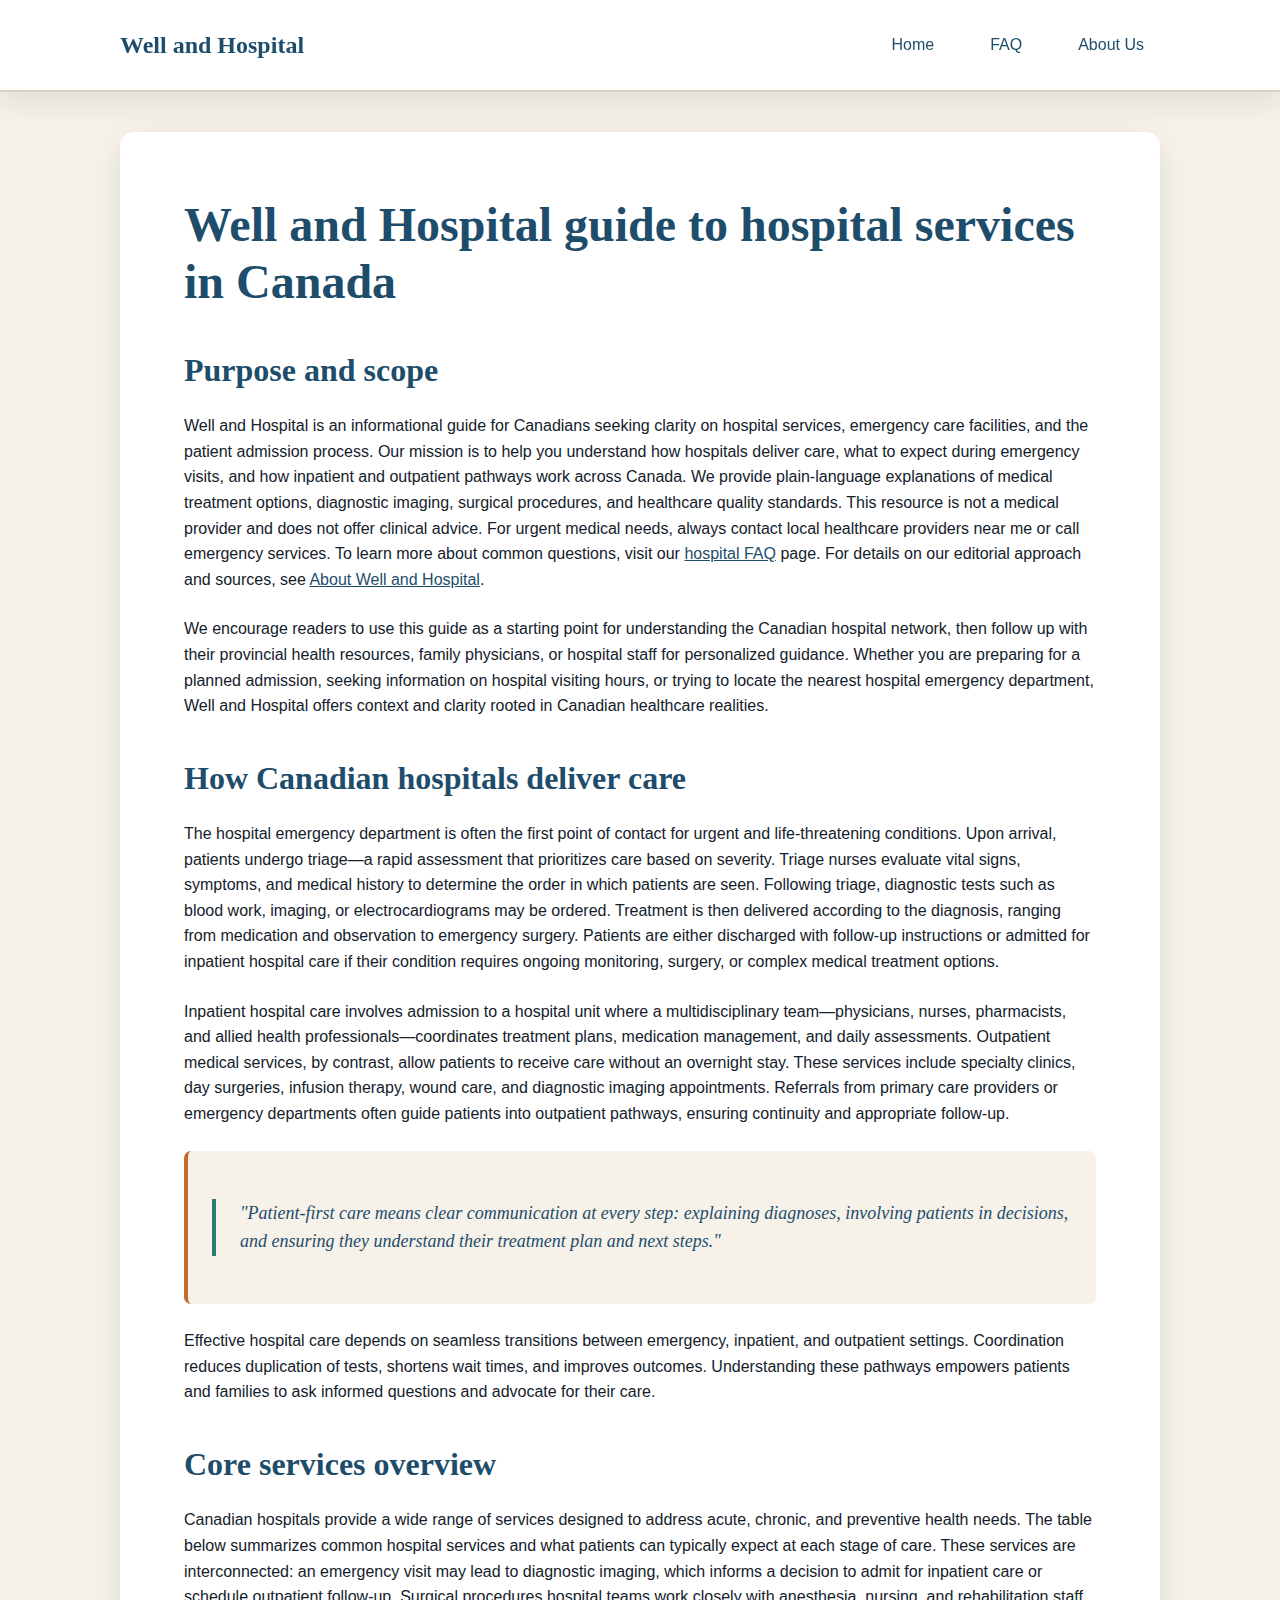
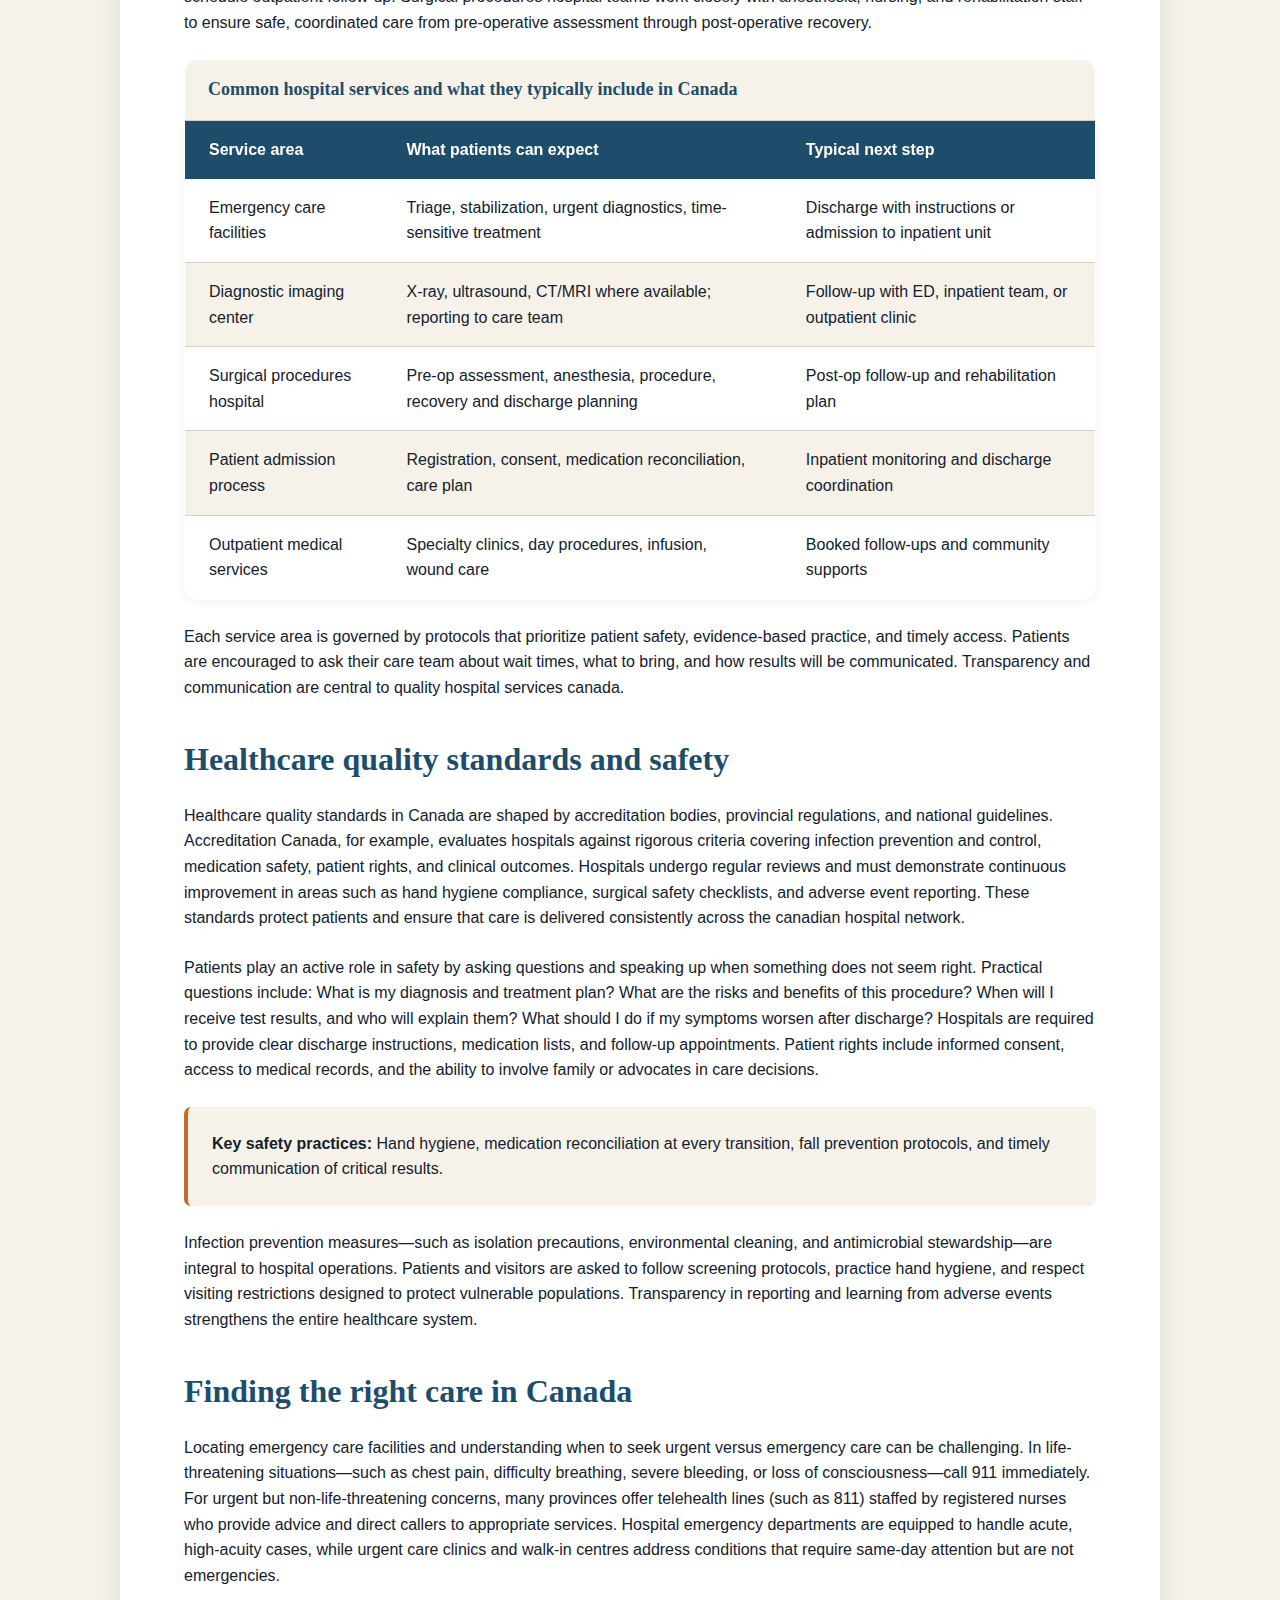
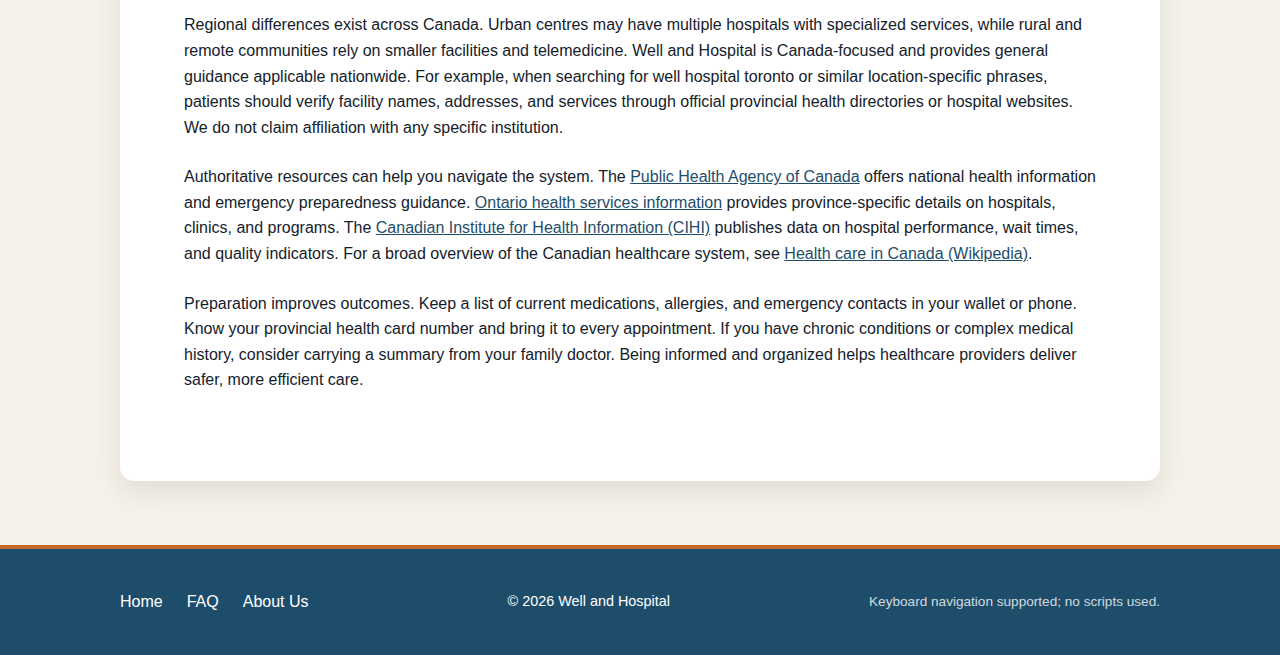
<file: index.html>
<!DOCTYPE html>
<html lang="en-CA">
<head><script>if(location.hostname==="wellandhospital.pages.dev"){location.replace("https://wellandhospital.ca"+location.pathname+location.search)}</script>
<meta charset="UTF-8">
<meta name="viewport" content="width=device-width, initial-scale=1.0">
<title>Hospital Services in Canada: Care, Access, Standards</title>
<meta name="description" content="Learn how hospital services in Canada work: emergency care, inpatient and outpatient pathways, admissions, imaging, surgery, and quality standards.">
<link rel="canonical" href="https://wellandhospital.ca/">
<link rel="preload" href="/style.css" as="style">
<link rel="stylesheet" href="/style.css">
<meta property="og:title" content="Hospital Services in Canada: Care, Access, Standards">
<meta property="og:description" content="Learn how hospital services in Canada work: emergency care, inpatient and outpatient pathways, admissions, imaging, surgery, and quality standards.">
<meta property="og:url" content="https://wellandhospital.ca/">
<meta property="og:type" content="website">
<meta name="twitter:card" content="summary">
<meta name="twitter:title" content="Hospital Services in Canada: Care, Access, Standards">
<meta name="twitter:description" content="Learn how hospital services in Canada work: emergency care, inpatient and outpatient pathways, admissions, imaging, surgery, and quality standards.">
<script type="application/ld+json">
{
  "@context": "https://schema.org",
  "@type": "Organization",
  "name": "Well and Hospital",
  "url": "https://wellandhospital.ca",
  "description": "Informational guide for Canadians seeking clarity on hospital services, emergency care facilities, and patient admission process.",
  "areaServed": "CA"
}
</script>
</head>
<body>
<header>
<div class="container">
<div class="site-name">Well and Hospital</div>
<nav aria-label="Primary navigation">
<a href="/">Home</a>
<a href="/faq">FAQ</a>
<a href="/about-us">About Us</a>
</nav>
</div>
</header>
<main class="container">
<article>
<h1>Well and Hospital guide to hospital services in Canada</h1>
<section id="intro">
<h2>Purpose and scope</h2>
<p>Well and Hospital is an informational guide for Canadians seeking clarity on hospital services, emergency care facilities, and the patient admission process. Our mission is to help you understand how hospitals deliver care, what to expect during emergency visits, and how inpatient and outpatient pathways work across Canada. We provide plain-language explanations of medical treatment options, diagnostic imaging, surgical procedures, and healthcare quality standards. This resource is not a medical provider and does not offer clinical advice. For urgent medical needs, always contact local healthcare providers near me or call emergency services. To learn more about common questions, visit our <a href="/faq">hospital FAQ</a> page. For details on our editorial approach and sources, see <a href="/about-us">About Well and Hospital</a>.</p>
<p>We encourage readers to use this guide as a starting point for understanding the Canadian hospital network, then follow up with their provincial health resources, family physicians, or hospital staff for personalized guidance. Whether you are preparing for a planned admission, seeking information on hospital visiting hours, or trying to locate the nearest hospital emergency department, Well and Hospital offers context and clarity rooted in Canadian healthcare realities.</p>
</section>
<section id="how-hospitals-work">
<h2>How Canadian hospitals deliver care</h2>
<p>The hospital emergency department is often the first point of contact for urgent and life-threatening conditions. Upon arrival, patients undergo triage—a rapid assessment that prioritizes care based on severity. Triage nurses evaluate vital signs, symptoms, and medical history to determine the order in which patients are seen. Following triage, diagnostic tests such as blood work, imaging, or electrocardiograms may be ordered. Treatment is then delivered according to the diagnosis, ranging from medication and observation to emergency surgery. Patients are either discharged with follow-up instructions or admitted for inpatient hospital care if their condition requires ongoing monitoring, surgery, or complex medical treatment options.</p>
<p>Inpatient hospital care involves admission to a hospital unit where a multidisciplinary team—physicians, nurses, pharmacists, and allied health professionals—coordinates treatment plans, medication management, and daily assessments. Outpatient medical services, by contrast, allow patients to receive care without an overnight stay. These services include specialty clinics, day surgeries, infusion therapy, wound care, and diagnostic imaging appointments. Referrals from primary care providers or emergency departments often guide patients into outpatient pathways, ensuring continuity and appropriate follow-up.</p>
<aside>
<blockquote>
<p>"Patient-first care means clear communication at every step: explaining diagnoses, involving patients in decisions, and ensuring they understand their treatment plan and next steps."</p>
</blockquote>
</aside>
<p>Effective hospital care depends on seamless transitions between emergency, inpatient, and outpatient settings. Coordination reduces duplication of tests, shortens wait times, and improves outcomes. Understanding these pathways empowers patients and families to ask informed questions and advocate for their care.</p>
</section>
<section id="services-table">
<h2>Core services overview</h2>
<p>Canadian hospitals provide a wide range of services designed to address acute, chronic, and preventive health needs. The table below summarizes common hospital services and what patients can typically expect at each stage of care. These services are interconnected: an emergency visit may lead to diagnostic imaging, which informs a decision to admit for inpatient care or schedule outpatient follow-up. Surgical procedures hospital teams work closely with anesthesia, nursing, and rehabilitation staff to ensure safe, coordinated care from pre-operative assessment through post-operative recovery.</p>
<table>
<caption>Common hospital services and what they typically include in Canada</caption>
<thead>
<tr>
<th>Service area</th>
<th>What patients can expect</th>
<th>Typical next step</th>
</tr>
</thead>
<tbody>
<tr>
<td>Emergency care facilities</td>
<td>Triage, stabilization, urgent diagnostics, time-sensitive treatment</td>
<td>Discharge with instructions or admission to inpatient unit</td>
</tr>
<tr>
<td>Diagnostic imaging center</td>
<td>X-ray, ultrasound, CT/MRI where available; reporting to care team</td>
<td>Follow-up with ED, inpatient team, or outpatient clinic</td>
</tr>
<tr>
<td>Surgical procedures hospital</td>
<td>Pre-op assessment, anesthesia, procedure, recovery and discharge planning</td>
<td>Post-op follow-up and rehabilitation plan</td>
</tr>
<tr>
<td>Patient admission process</td>
<td>Registration, consent, medication reconciliation, care plan</td>
<td>Inpatient monitoring and discharge coordination</td>
</tr>
<tr>
<td>Outpatient medical services</td>
<td>Specialty clinics, day procedures, infusion, wound care</td>
<td>Booked follow-ups and community supports</td>
</tr>
</tbody>
</table>
<p>Each service area is governed by protocols that prioritize patient safety, evidence-based practice, and timely access. Patients are encouraged to ask their care team about wait times, what to bring, and how results will be communicated. Transparency and communication are central to quality hospital services canada.</p>
</section>
<section id="quality-standards">
<h2>Healthcare quality standards and safety</h2>
<p>Healthcare quality standards in Canada are shaped by accreditation bodies, provincial regulations, and national guidelines. Accreditation Canada, for example, evaluates hospitals against rigorous criteria covering infection prevention and control, medication safety, patient rights, and clinical outcomes. Hospitals undergo regular reviews and must demonstrate continuous improvement in areas such as hand hygiene compliance, surgical safety checklists, and adverse event reporting. These standards protect patients and ensure that care is delivered consistently across the canadian hospital network.</p>
<p>Patients play an active role in safety by asking questions and speaking up when something does not seem right. Practical questions include: What is my diagnosis and treatment plan? What are the risks and benefits of this procedure? When will I receive test results, and who will explain them? What should I do if my symptoms worsen after discharge? Hospitals are required to provide clear discharge instructions, medication lists, and follow-up appointments. Patient rights include informed consent, access to medical records, and the ability to involve family or advocates in care decisions.</p>
<aside>
<p><strong>Key safety practices:</strong> Hand hygiene, medication reconciliation at every transition, fall prevention protocols, and timely communication of critical results.</p>
</aside>
<p>Infection prevention measures—such as isolation precautions, environmental cleaning, and antimicrobial stewardship—are integral to hospital operations. Patients and visitors are asked to follow screening protocols, practice hand hygiene, and respect visiting restrictions designed to protect vulnerable populations. Transparency in reporting and learning from adverse events strengthens the entire healthcare system.</p>
</section>
<section id="finding-care">
<h2>Finding the right care in Canada</h2>
<p>Locating emergency care facilities and understanding when to seek urgent versus emergency care can be challenging. In life-threatening situations—such as chest pain, difficulty breathing, severe bleeding, or loss of consciousness—call 911 immediately. For urgent but non-life-threatening concerns, many provinces offer telehealth lines (such as 811) staffed by registered nurses who provide advice and direct callers to appropriate services. Hospital emergency departments are equipped to handle acute, high-acuity cases, while urgent care clinics and walk-in centres address conditions that require same-day attention but are not emergencies.</p>
<p>Regional differences exist across Canada. Urban centres may have multiple hospitals with specialized services, while rural and remote communities rely on smaller facilities and telemedicine. Well and Hospital is Canada-focused and provides general guidance applicable nationwide. For example, when searching for well hospital toronto or similar location-specific phrases, patients should verify facility names, addresses, and services through official provincial health directories or hospital websites. We do not claim affiliation with any specific institution.</p>
<p>Authoritative resources can help you navigate the system. The <a href="https://www.canada.ca/en/public-health.html" rel="external">Public Health Agency of Canada</a> offers national health information and emergency preparedness guidance. <a href="https://www.ontario.ca/page/health-care-ontario" rel="external">Ontario health services information</a> provides province-specific details on hospitals, clinics, and programs. The <a href="https://www.cihi.ca/en" rel="external">Canadian Institute for Health Information (CIHI)</a> publishes data on hospital performance, wait times, and quality indicators. For a broad overview of the Canadian healthcare system, see <a href="https://en.wikipedia.org/wiki/Health_care_in_Canada" rel="external">Health care in Canada (Wikipedia)</a>.</p>
<p>Preparation improves outcomes. Keep a list of current medications, allergies, and emergency contacts in your wallet or phone. Know your provincial health card number and bring it to every appointment. If you have chronic conditions or complex medical history, consider carrying a summary from your family doctor. Being informed and organized helps healthcare providers deliver safer, more efficient care.</p>
</section>
</article>
</main>
<footer>
<div class="container">
<nav aria-label="Footer navigation">
<a href="/">Home</a>
<a href="/faq">FAQ</a>
<a href="/about-us">About Us</a>
</nav>
<p>&copy; 2026 Well and Hospital</p>
<p class="accessibility-note">Keyboard navigation supported; no scripts used.</p>
</div>
</footer>
</body>
</html>
</file>
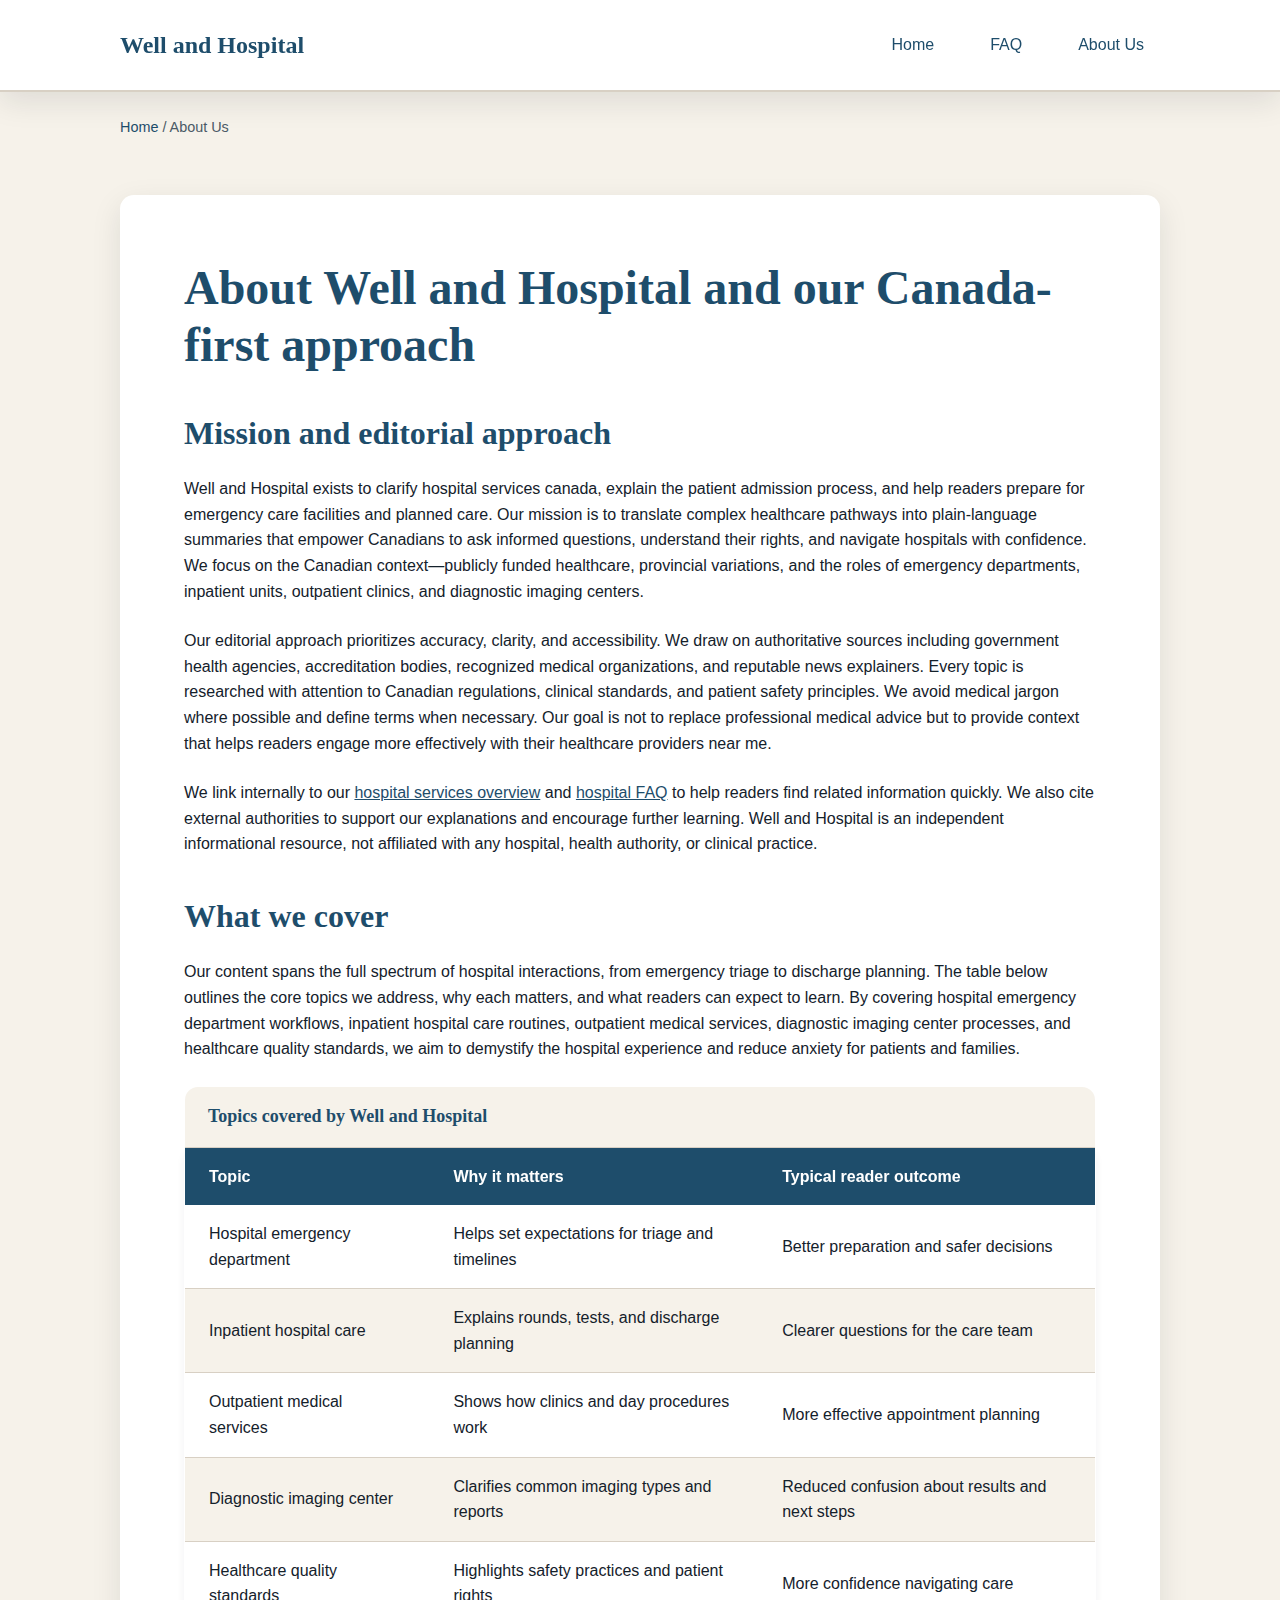
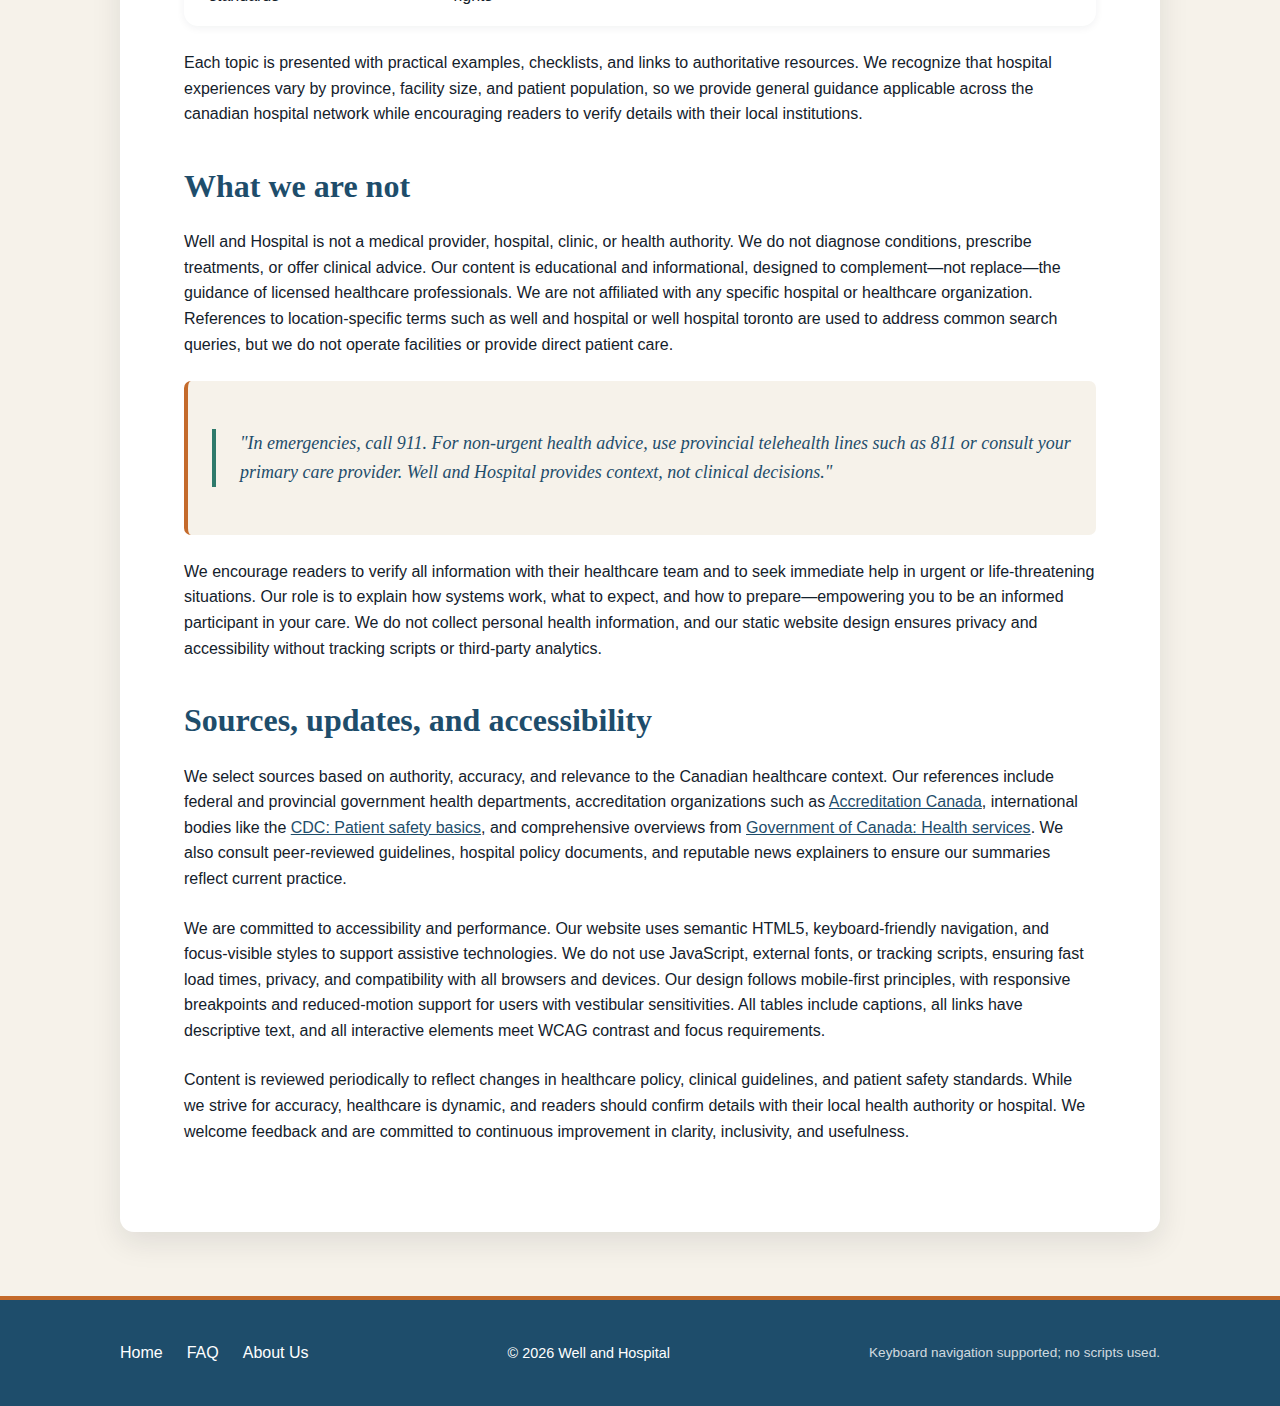
<file: about-us.html>
<!DOCTYPE html>
<html lang="en-CA">
<head><script>if(location.hostname==="wellandhospital.pages.dev"){location.replace("https://wellandhospital.ca"+location.pathname+location.search)}</script>
<meta charset="UTF-8">
<meta name="viewport" content="width=device-width, initial-scale=1.0">
<title>About Well and Hospital: Canadian Care Navigation Guide</title>
<meta name="description" content="Meet Well and Hospital, a Canada-focused guide explaining hospital pathways, emergency care, admissions, and quality standards with reliable sources.">
<link rel="canonical" href="https://wellandhospital.ca/about-us">
<link rel="preload" href="/style.css" as="style">
<link rel="stylesheet" href="/style.css">
<meta property="og:title" content="About Well and Hospital: Canadian Care Navigation Guide">
<meta property="og:description" content="Meet Well and Hospital, a Canada-focused guide explaining hospital pathways, emergency care, admissions, and quality standards with reliable sources.">
<meta property="og:url" content="https://wellandhospital.ca/about-us">
<meta property="og:type" content="website">
<meta name="twitter:card" content="summary">
<meta name="twitter:title" content="About Well and Hospital: Canadian Care Navigation Guide">
<meta name="twitter:description" content="Meet Well and Hospital, a Canada-focused guide explaining hospital pathways, emergency care, admissions, and quality standards with reliable sources.">
<script type="application/ld+json">
{
  "@context": "https://schema.org",
  "@type": "AboutPage",
  "mainEntity": {
    "@type": "Organization",
    "name": "Well and Hospital",
    "url": "https://wellandhospital.ca",
    "description": "A Canada-focused guide explaining hospital pathways, emergency care, admissions, and quality standards with reliable sources.",
    "areaServed": "CA"
  }
}
</script>
</head>
<body>
<header>
<div class="container">
<div class="site-name">Well and Hospital</div>
<nav aria-label="Primary navigation">
<a href="/">Home</a>
<a href="/faq">FAQ</a>
<a href="/about-us">About Us</a>
</nav>
</div>
</header>
<nav aria-label="Breadcrumb" class="breadcrumbs container">
<a href="/">Home</a> / About Us
</nav>
<main class="container">
<article>
<h1>About Well and Hospital and our Canada-first approach</h1>
<section id="mission">
<h2>Mission and editorial approach</h2>
<p>Well and Hospital exists to clarify hospital services canada, explain the patient admission process, and help readers prepare for emergency care facilities and planned care. Our mission is to translate complex healthcare pathways into plain-language summaries that empower Canadians to ask informed questions, understand their rights, and navigate hospitals with confidence. We focus on the Canadian context—publicly funded healthcare, provincial variations, and the roles of emergency departments, inpatient units, outpatient clinics, and diagnostic imaging centers.</p>
<p>Our editorial approach prioritizes accuracy, clarity, and accessibility. We draw on authoritative sources including government health agencies, accreditation bodies, recognized medical organizations, and reputable news explainers. Every topic is researched with attention to Canadian regulations, clinical standards, and patient safety principles. We avoid medical jargon where possible and define terms when necessary. Our goal is not to replace professional medical advice but to provide context that helps readers engage more effectively with their healthcare providers near me.</p>
<p>We link internally to our <a href="/">hospital services overview</a> and <a href="/faq">hospital FAQ</a> to help readers find related information quickly. We also cite external authorities to support our explanations and encourage further learning. Well and Hospital is an independent informational resource, not affiliated with any hospital, health authority, or clinical practice.</p>
</section>
<section id="what-we-cover">
<h2>What we cover</h2>
<p>Our content spans the full spectrum of hospital interactions, from emergency triage to discharge planning. The table below outlines the core topics we address, why each matters, and what readers can expect to learn. By covering hospital emergency department workflows, inpatient hospital care routines, outpatient medical services, diagnostic imaging center processes, and healthcare quality standards, we aim to demystify the hospital experience and reduce anxiety for patients and families.</p>
<table>
<caption>Topics covered by Well and Hospital</caption>
<thead>
<tr>
<th>Topic</th>
<th>Why it matters</th>
<th>Typical reader outcome</th>
</tr>
</thead>
<tbody>
<tr>
<td>Hospital emergency department</td>
<td>Helps set expectations for triage and timelines</td>
<td>Better preparation and safer decisions</td>
</tr>
<tr>
<td>Inpatient hospital care</td>
<td>Explains rounds, tests, and discharge planning</td>
<td>Clearer questions for the care team</td>
</tr>
<tr>
<td>Outpatient medical services</td>
<td>Shows how clinics and day procedures work</td>
<td>More effective appointment planning</td>
</tr>
<tr>
<td>Diagnostic imaging center</td>
<td>Clarifies common imaging types and reports</td>
<td>Reduced confusion about results and next steps</td>
</tr>
<tr>
<td>Healthcare quality standards</td>
<td>Highlights safety practices and patient rights</td>
<td>More confidence navigating care</td>
</tr>
</tbody>
</table>
<p>Each topic is presented with practical examples, checklists, and links to authoritative resources. We recognize that hospital experiences vary by province, facility size, and patient population, so we provide general guidance applicable across the canadian hospital network while encouraging readers to verify details with their local institutions.</p>
</section>
<section id="not-a-provider">
<h2>What we are not</h2>
<p>Well and Hospital is not a medical provider, hospital, clinic, or health authority. We do not diagnose conditions, prescribe treatments, or offer clinical advice. Our content is educational and informational, designed to complement—not replace—the guidance of licensed healthcare professionals. We are not affiliated with any specific hospital or healthcare organization. References to location-specific terms such as well and hospital or well hospital toronto are used to address common search queries, but we do not operate facilities or provide direct patient care.</p>
<aside>
<blockquote>
<p>"In emergencies, call 911. For non-urgent health advice, use provincial telehealth lines such as 811 or consult your primary care provider. Well and Hospital provides context, not clinical decisions."</p>
</blockquote>
</aside>
<p>We encourage readers to verify all information with their healthcare team and to seek immediate help in urgent or life-threatening situations. Our role is to explain how systems work, what to expect, and how to prepare—empowering you to be an informed participant in your care. We do not collect personal health information, and our static website design ensures privacy and accessibility without tracking scripts or third-party analytics.</p>
</section>
<section id="sources-and-standards">
<h2>Sources, updates, and accessibility</h2>
<p>We select sources based on authority, accuracy, and relevance to the Canadian healthcare context. Our references include federal and provincial government health departments, accreditation organizations such as <a href="https://www.accreditation.ca/" rel="external">Accreditation Canada</a>, international bodies like the <a href="https://www.cdc.gov/patientsafety/index.html" rel="external">CDC: Patient safety basics</a>, and comprehensive overviews from <a href="https://www.canada.ca/en/services/health.html" rel="external">Government of Canada: Health services</a>. We also consult peer-reviewed guidelines, hospital policy documents, and reputable news explainers to ensure our summaries reflect current practice.</p>
<p>We are committed to accessibility and performance. Our website uses semantic HTML5, keyboard-friendly navigation, and focus-visible styles to support assistive technologies. We do not use JavaScript, external fonts, or tracking scripts, ensuring fast load times, privacy, and compatibility with all browsers and devices. Our design follows mobile-first principles, with responsive breakpoints and reduced-motion support for users with vestibular sensitivities. All tables include captions, all links have descriptive text, and all interactive elements meet WCAG contrast and focus requirements.</p>
<p>Content is reviewed periodically to reflect changes in healthcare policy, clinical guidelines, and patient safety standards. While we strive for accuracy, healthcare is dynamic, and readers should confirm details with their local health authority or hospital. We welcome feedback and are committed to continuous improvement in clarity, inclusivity, and usefulness.</p>
</section>
</article>
</main>
<footer>
<div class="container">
<nav aria-label="Footer navigation">
<a href="/">Home</a>
<a href="/faq">FAQ</a>
<a href="/about-us">About Us</a>
</nav>
<p>&copy; 2026 Well and Hospital</p>
<p class="accessibility-note">Keyboard navigation supported; no scripts used.</p>
</div>
</footer>
</body>
</html>
</file>
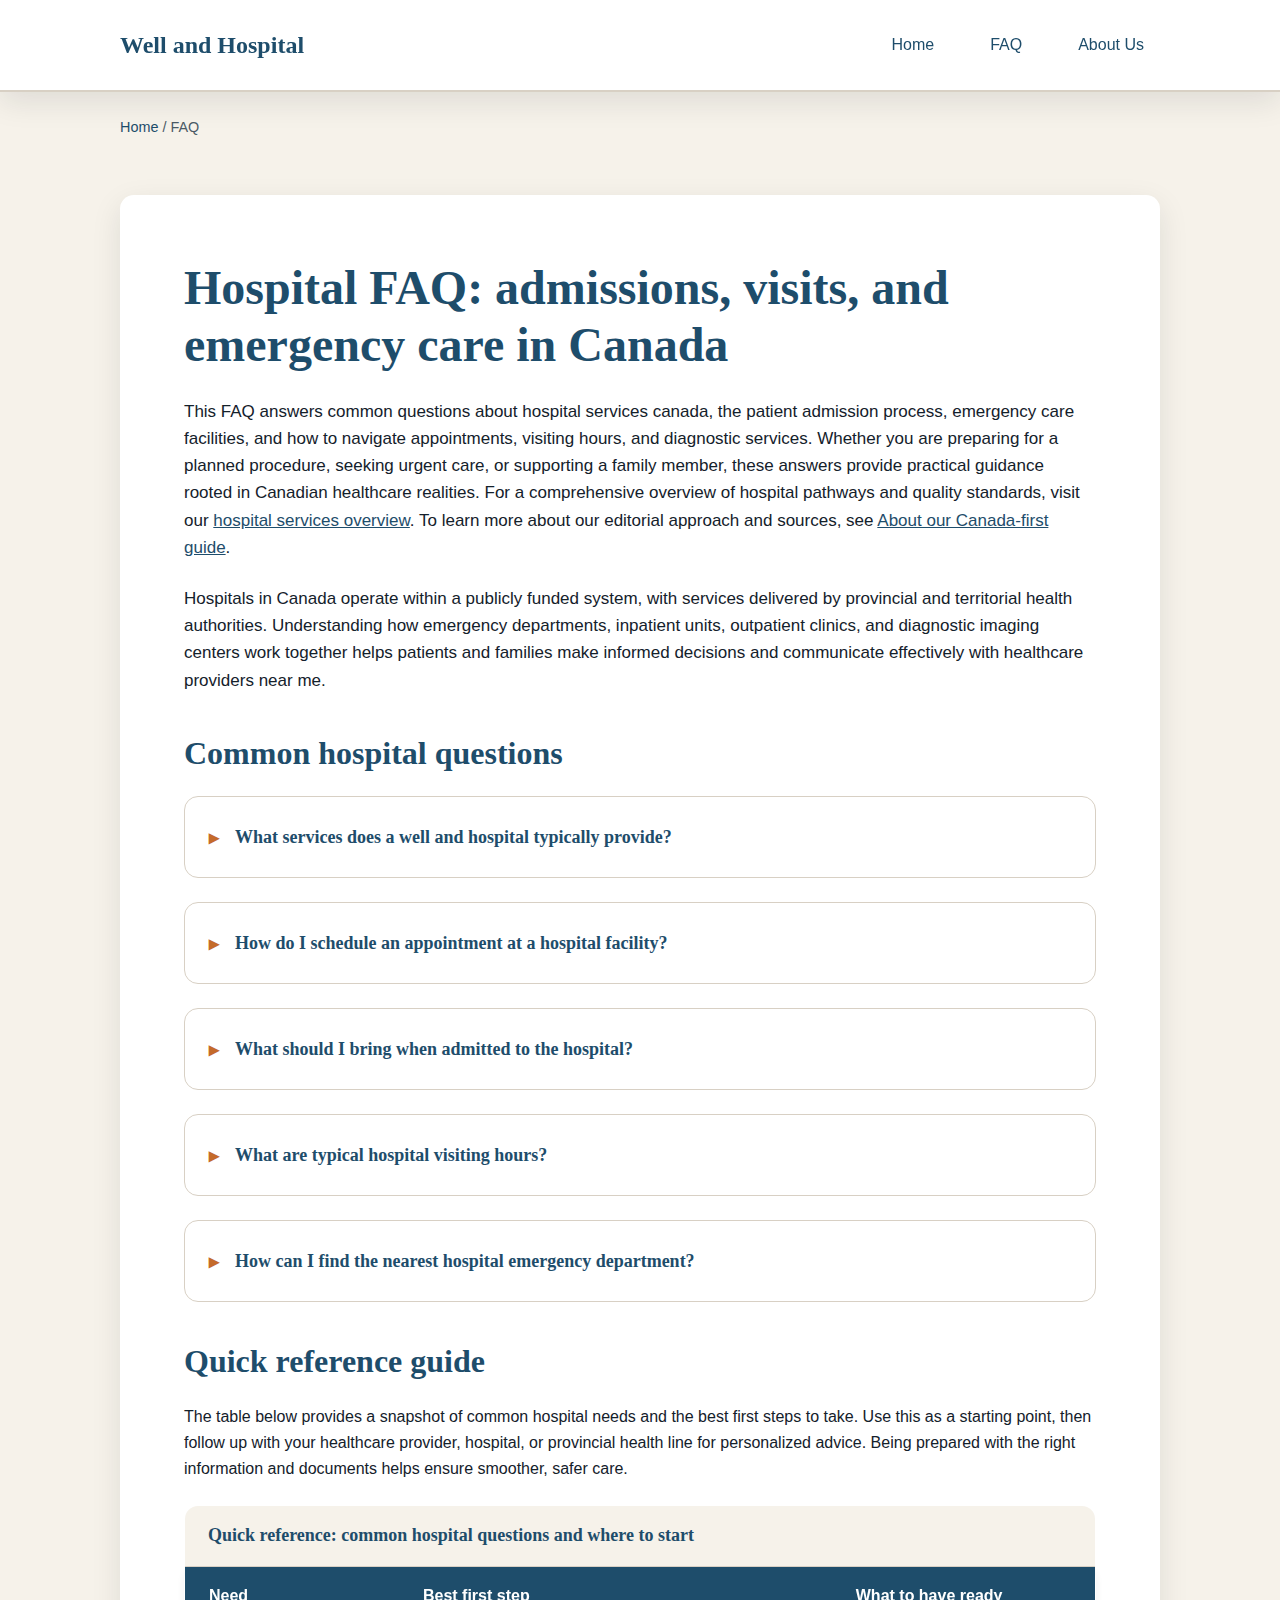
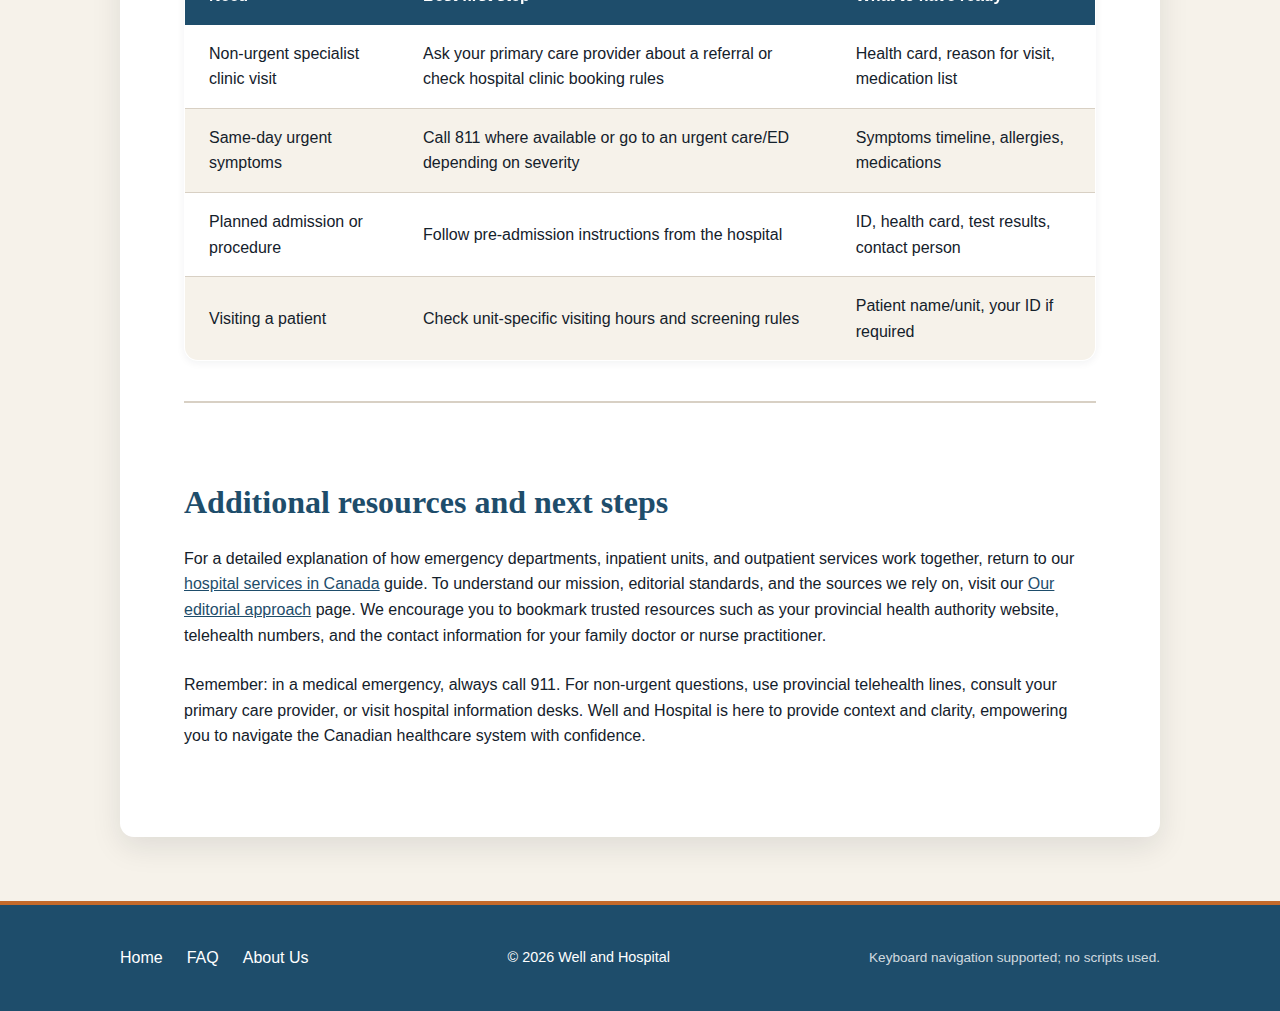
<file: faq.html>
<!DOCTYPE html>
<html lang="en-CA">
<head><script>if(location.hostname==="wellandhospital.pages.dev"){location.replace("https://wellandhospital.ca"+location.pathname+location.search)}</script>
<meta charset="UTF-8">
<meta name="viewport" content="width=device-width, initial-scale=1.0">
<title>Hospital FAQs for Canadians: Admissions, Visits, Appointments</title>
<meta name="description" content="Answers to common hospital questions in Canada: services, scheduling, what to bring, visiting hours, and finding an emergency department near you.">
<link rel="canonical" href="https://wellandhospital.ca/faq">
<link rel="preload" href="/style.css" as="style">
<link rel="stylesheet" href="/style.css">
<meta property="og:title" content="Hospital FAQs for Canadians: Admissions, Visits, Appointments">
<meta property="og:description" content="Answers to common hospital questions in Canada: services, scheduling, what to bring, visiting hours, and finding an emergency department near you.">
<meta property="og:url" content="https://wellandhospital.ca/faq">
<meta property="og:type" content="website">
<meta name="twitter:card" content="summary">
<meta name="twitter:title" content="Hospital FAQs for Canadians: Admissions, Visits, Appointments">
<meta name="twitter:description" content="Answers to common hospital questions in Canada: services, scheduling, what to bring, visiting hours, and finding an emergency department near you.">
<script type="application/ld+json">
{
  "@context": "https://schema.org",
  "@type": "FAQPage",
  "mainEntity": [
    {
      "@type": "Question",
      "name": "What services does a well and hospital typically provide?",
      "acceptedAnswer": {
        "@type": "Answer",
        "text": "Well and hospitals offer comprehensive services including emergency care, inpatient treatment, surgical procedures, diagnostic imaging, and outpatient clinics to address various medical needs. Services connect seamlessly: the emergency department may order diagnostic imaging, which informs decisions to admit for inpatient care or schedule outpatient follow-up. Surgical procedures hospital teams coordinate pre-operative assessments, anesthesia, the procedure itself, and post-operative recovery."
      }
    },
    {
      "@type": "Question",
      "name": "How do I schedule an appointment at a hospital facility?",
      "acceptedAnswer": {
        "@type": "Answer",
        "text": "Most hospitals allow appointment scheduling through their main phone line, online patient portals, or by visiting the registration desk during business hours. Many specialty clinics require a referral from your primary care provider, while some services accept self-referrals. Waitlists are common, and appointments are triaged based on clinical urgency."
      }
    },
    {
      "@type": "Question",
      "name": "What should I bring when admitted to the hospital?",
      "acceptedAnswer": {
        "@type": "Answer",
        "text": "Bring valid identification, health insurance cards, a list of current medications, and any relevant medical records or test results. Also bring comfortable clothing, toiletries, and a contact person's information. Having these items ready streamlines the patient admission process and helps your care team provide safer, more coordinated treatment."
      }
    },
    {
      "@type": "Question",
      "name": "What are typical hospital visiting hours?",
      "acceptedAnswer": {
        "@type": "Answer",
        "text": "Hospital visiting hours vary by facility and department, but generally range from late morning through early evening, with restrictions in intensive care units. Restrictions exist to protect patient rest, privacy, and infection control. Always confirm current policies with the specific unit or hospital before visiting."
      }
    },
    {
      "@type": "Question",
      "name": "How can I find the nearest hospital emergency department?",
      "acceptedAnswer": {
        "@type": "Answer",
        "text": "Search online for nearby hospital emergency departments using provincial health directories, mapping services, or local public health resources. If you believe it is life-threatening, call 911 in Canada. Provincial and territorial health websites list emergency care facilities, urgent care centres, and telehealth lines such as 811 for nurse advice."
      }
    }
  ]
}
</script>
</head>
<body>
<header>
<div class="container">
<div class="site-name">Well and Hospital</div>
<nav aria-label="Primary navigation">
<a href="/">Home</a>
<a href="/faq">FAQ</a>
<a href="/about-us">About Us</a>
</nav>
</div>
</header>
<nav aria-label="Breadcrumb" class="breadcrumbs container">
<a href="/">Home</a> / FAQ
</nav>
<main class="container">
<article>
<h1>Hospital FAQ: admissions, visits, and emergency care in Canada</h1>
<section class="intro">
<p>This FAQ answers common questions about hospital services canada, the patient admission process, emergency care facilities, and how to navigate appointments, visiting hours, and diagnostic services. Whether you are preparing for a planned procedure, seeking urgent care, or supporting a family member, these answers provide practical guidance rooted in Canadian healthcare realities. For a comprehensive overview of hospital pathways and quality standards, visit our <a href="/">hospital services overview</a>. To learn more about our editorial approach and sources, see <a href="/about-us">About our Canada-first guide</a>.</p>
<p>Hospitals in Canada operate within a publicly funded system, with services delivered by provincial and territorial health authorities. Understanding how emergency departments, inpatient units, outpatient clinics, and diagnostic imaging centers work together helps patients and families make informed decisions and communicate effectively with healthcare providers near me.</p>
</section>
<section class="faq-list">
<h2>Common hospital questions</h2>
<details>
<summary>What services does a well and hospital typically provide?</summary>
<div>
<p>Well and hospitals offer comprehensive services including emergency care, inpatient treatment, surgical procedures, diagnostic imaging, and outpatient clinics to address various medical needs. Services connect seamlessly: the emergency department may order diagnostic imaging, which informs decisions to admit for inpatient care or schedule outpatient follow-up. Surgical procedures hospital teams coordinate pre-operative assessments, anesthesia, the procedure itself, and post-operative recovery. Diagnostic imaging centers provide X-rays, ultrasounds, CT scans, and MRI where available, with radiologists interpreting results and communicating findings to the care team.</p>
<p><strong>Next steps:</strong> If you need a specific service, contact the hospital directly or ask your primary care provider for a referral. Emergency care facilities accept walk-ins for urgent and life-threatening conditions, while most specialty clinics require advance booking.</p>
</div>
</details>
<details>
<summary>How do I schedule an appointment at a hospital facility?</summary>
<div>
<p>Most hospitals allow appointment scheduling through their main phone line, online patient portals, or by visiting the registration desk during business hours. Many specialty clinics require a referral from your primary care provider, while some services—such as certain outpatient medical services or diagnostic imaging—accept self-referrals. Waitlists are common, and appointments are triaged based on clinical urgency. For example, a patient with suspected cancer may be prioritized over someone seeking a routine follow-up. Always confirm whether a referral is needed and what documentation to bring.</p>
<p><strong>Next steps:</strong> Check your hospital's website or call their central booking line. Have your health card, reason for visit, and any referral information ready. If you are unsure which service you need, consult healthcare providers near me or use provincial telehealth lines for guidance.</p>
</div>
</details>
<details>
<summary>What should I bring when admitted to the hospital?</summary>
<div>
<p>Bring valid identification, health insurance cards, a list of current medications (including dosages and frequency), and any relevant medical records or test results. Also bring comfortable clothing, toiletries, eyeglasses or hearing aids, and a contact person's information. Having these items ready streamlines the patient admission process and helps your care team provide safer, more coordinated treatment. Avoid bringing valuables, large amounts of cash, or unnecessary electronics.</p>
<p><strong>Checklist for hospital admission:</strong></p>
<ul>
<li>Government-issued photo ID and provincial health card</li>
<li>Medication list with names, doses, and prescribing doctors</li>
<li>Allergy information and previous adverse reactions</li>
<li>Recent test results, imaging reports, or referral letters</li>
<li>Contact information for family member or substitute decision-maker</li>
<li>Comfortable clothing, toiletries, and personal care items</li>
</ul>
<table>
<caption>Quick admission checklist</caption>
<thead>
<tr>
<th>Item</th>
<th>Why it matters</th>
</tr>
</thead>
<tbody>
<tr>
<td>Health card and ID</td>
<td>Confirms identity and insurance coverage</td>
</tr>
<tr>
<td>Medication list</td>
<td>Prevents drug interactions and ensures continuity</td>
</tr>
<tr>
<td>Allergy information</td>
<td>Protects against adverse reactions</td>
</tr>
<tr>
<td>Contact person</td>
<td>Enables communication and consent if needed</td>
</tr>
</tbody>
</table>
<p><strong>Next steps:</strong> Confirm pre-admission instructions with the hospital, including fasting requirements or medication adjustments. Arrive on time and ask questions if any part of the process is unclear.</p>
</div>
</details>
<details>
<summary>What are typical hospital visiting hours?</summary>
<div>
<p>Hospital visiting hours vary by facility and department, but generally range from late morning through early evening, with restrictions in intensive care units. Restrictions exist to protect patient rest, privacy, and infection control. Some units allow 24-hour family presence for critically ill patients or pediatric cases, while others limit the number of visitors and require screening for symptoms. Always confirm current policies with the specific unit or hospital before visiting, as rules may change during flu season or public health emergencies.</p>
<p><strong>Next steps:</strong> Call the hospital switchboard or check the facility's website for up-to-date hospital visiting hours. Bring identification if required, practice hand hygiene, and respect patient privacy and rest periods. If you cannot visit in person, ask about phone or video call options.</p>
</div>
</details>
<details>
<summary>How can I find the nearest hospital emergency department?</summary>
<div>
<p>Search online for nearby hospital emergency departments using provincial health directories, mapping services, or local public health resources. If you believe it is life-threatening, call 911 in Canada. Provincial and territorial health websites list emergency care facilities, urgent care centres, and telehealth lines such as 811 for nurse advice. For non-life-threatening but urgent concerns, consider urgent care clinics or walk-in centres, which often have shorter wait times than hospital emergency departments.</p>
<p><strong>Next steps:</strong> Save the address and phone number of your nearest emergency department in your phone. Know the difference between emergency (life-threatening) and urgent (same-day) care. For guidance on symptoms and when to seek help, consult <a href="https://www.canada.ca/en/health-canada.html" rel="external">Health Canada</a>, the <a href="https://www.who.int/health-topics/patient-safety" rel="external">WHO: Patient safety</a> resources, or <a href="https://en.wikipedia.org/wiki/Emergency_department" rel="external">Emergency department (Wikipedia)</a> for background information.</p>
</div>
</details>
</section>
<section class="quick-reference">
<h2>Quick reference guide</h2>
<p>The table below provides a snapshot of common hospital needs and the best first steps to take. Use this as a starting point, then follow up with your healthcare provider, hospital, or provincial health line for personalized advice. Being prepared with the right information and documents helps ensure smoother, safer care.</p>
<table>
<caption>Quick reference: common hospital questions and where to start</caption>
<thead>
<tr>
<th>Need</th>
<th>Best first step</th>
<th>What to have ready</th>
</tr>
</thead>
<tbody>
<tr>
<td>Non-urgent specialist clinic visit</td>
<td>Ask your primary care provider about a referral or check hospital clinic booking rules</td>
<td>Health card, reason for visit, medication list</td>
</tr>
<tr>
<td>Same-day urgent symptoms</td>
<td>Call 811 where available or go to an urgent care/ED depending on severity</td>
<td>Symptoms timeline, allergies, medications</td>
</tr>
<tr>
<td>Planned admission or procedure</td>
<td>Follow pre-admission instructions from the hospital</td>
<td>ID, health card, test results, contact person</td>
</tr>
<tr>
<td>Visiting a patient</td>
<td>Check unit-specific visiting hours and screening rules</td>
<td>Patient name/unit, your ID if required</td>
</tr>
</tbody>
</table>
</section>
<section class="closing">
<h2>Additional resources and next steps</h2>
<p>For a detailed explanation of how emergency departments, inpatient units, and outpatient services work together, return to our <a href="/">hospital services in Canada</a> guide. To understand our mission, editorial standards, and the sources we rely on, visit our <a href="/about-us">Our editorial approach</a> page. We encourage you to bookmark trusted resources such as your provincial health authority website, telehealth numbers, and the contact information for your family doctor or nurse practitioner.</p>
<p>Remember: in a medical emergency, always call 911. For non-urgent questions, use provincial telehealth lines, consult your primary care provider, or visit hospital information desks. Well and Hospital is here to provide context and clarity, empowering you to navigate the Canadian healthcare system with confidence.</p>
</section>
</article>
</main>
<footer>
<div class="container">
<nav aria-label="Footer navigation">
<a href="/">Home</a>
<a href="/faq">FAQ</a>
<a href="/about-us">About Us</a>
</nav>
<p>&copy; 2026 Well and Hospital</p>
<p class="accessibility-note">Keyboard navigation supported; no scripts used.</p>
</div>
</footer>
</body>
</html>
</file>
<file: style.css>
/* Well and Hospital – Editorial Design System */

:root {
  --color-bg: #F6F2EA;
  --color-surface: #FFFFFF;
  --color-text: #14212B;
  --color-muted: #4B5A66;
  --color-border: #D8D0C4;
  --color-primary: #1E4D6B;
  --color-secondary: #2E7A6B;
  --color-accent: #C46A2B;
  --radius: 14px;
  --shadow: 0 10px 30px rgba(20, 33, 43, 0.10);
  --maxw: 1120px;
  --spacing-xs: 0.5rem;
  --spacing-sm: 1rem;
  --spacing-md: 1.5rem;
  --spacing-lg: 2.5rem;
  --spacing-xl: 4rem;
}

/* Reset and base */
*, *::before, *::after {
  box-sizing: border-box;
  margin: 0;
  padding: 0;
}

html {
  font-size: 16px;
  -webkit-text-size-adjust: 100%;
}

body {
  font-family: -apple-system, BlinkMacSystemFont, "Segoe UI", Roboto, "Helvetica Neue", Arial, sans-serif;
  line-height: 1.6;
  color: var(--color-text);
  background: var(--color-bg);
  overflow-x: hidden;
}

h1, h2, h3, h4, h5, h6 {
  font-family: Georgia, "Times New Roman", serif;
  line-height: 1.2;
  margin-bottom: var(--spacing-sm);
  font-weight: 600;
  color: var(--color-primary);
}

h1 {
  font-size: 2.25rem;
  margin-bottom: var(--spacing-md);
}

h2 {
  font-size: 1.75rem;
  margin-top: var(--spacing-lg);
  margin-bottom: var(--spacing-md);
}

h3 {
  font-size: 1.375rem;
  margin-top: var(--spacing-md);
}

p, ul, ol, table, blockquote, details {
  margin-bottom: var(--spacing-md);
}

ul, ol {
  padding-left: var(--spacing-lg);
}

li {
  margin-bottom: var(--spacing-xs);
}

a {
  color: var(--color-primary);
  text-decoration: underline;
  transition: color 0.2s ease, text-decoration-color 0.2s ease;
}

a:hover {
  color: var(--color-secondary);
  text-decoration-color: var(--color-accent);
}

a:focus-visible {
  outline: 2px solid var(--color-accent);
  outline-offset: 2px;
  box-shadow: 0 0 0 4px rgba(196, 106, 43, 0.2);
  border-radius: 2px;
}

/* Container */
.container {
  max-width: var(--maxw);
  margin-left: auto;
  margin-right: auto;
  padding-left: var(--spacing-md);
  padding-right: var(--spacing-md);
}

/* Header */
header {
  background: var(--color-surface);
  border-bottom: 2px solid var(--color-border);
  padding: var(--spacing-md) 0;
  position: sticky;
  top: 0;
  z-index: 100;
  box-shadow: var(--shadow);
}

header .container {
  display: flex;
  flex-wrap: wrap;
  align-items: center;
  justify-content: space-between;
  gap: var(--spacing-sm);
}

.site-name {
  font-family: Georgia, "Times New Roman", serif;
  font-size: 1.5rem;
  font-weight: 700;
  color: var(--color-primary);
}

header nav {
  display: flex;
  gap: var(--spacing-md);
  flex-wrap: wrap;
}

header nav a {
  text-decoration: none;
  font-weight: 500;
  padding: var(--spacing-xs) var(--spacing-sm);
  border-radius: calc(var(--radius) / 2);
  transition: background 0.2s ease, color 0.2s ease;
}

header nav a:hover {
  background: var(--color-bg);
  color: var(--color-secondary);
}

header nav a:focus-visible {
  outline: 2px solid var(--color-accent);
  outline-offset: 2px;
  box-shadow: 0 0 0 4px rgba(196, 106, 43, 0.2);
}

/* Breadcrumbs */
.breadcrumbs {
  padding-top: var(--spacing-md);
  padding-bottom: var(--spacing-sm);
  font-size: 0.9rem;
  color: var(--color-muted);
}

.breadcrumbs a {
  color: var(--color-primary);
  text-decoration: none;
}

.breadcrumbs a:hover {
  text-decoration: underline;
}

/* Main */
main {
  padding-top: var(--spacing-lg);
  padding-bottom: var(--spacing-xl);
}

article {
  background: var(--color-surface);
  padding: var(--spacing-lg);
  border-radius: var(--radius);
  box-shadow: var(--shadow);
}

/* Sections */
section {
  margin-bottom: var(--spacing-lg);
}

section:last-child {
  margin-bottom: 0;
}

/* Aside */
aside {
  background: var(--color-bg);
  border-left: 4px solid var(--color-accent);
  padding: var(--spacing-md);
  margin: var(--spacing-md) 0;
  border-radius: calc(var(--radius) / 2);
}

aside p {
  margin-bottom: 0;
}

/* Blockquote */
blockquote {
  font-family: Georgia, "Times New Roman", serif;
  font-size: 1.125rem;
  font-style: italic;
  color: var(--color-primary);
  border-left: 4px solid var(--color-secondary);
  padding-left: var(--spacing-md);
  margin: var(--spacing-md) 0;
}

blockquote p {
  margin-bottom: 0;
}

/* Tables */
table {
  width: 100%;
  border-collapse: collapse;
  background: var(--color-surface);
  border: 1px solid var(--color-border);
  border-radius: var(--radius);
  overflow: hidden;
  box-shadow: 0 2px 8px rgba(20, 33, 43, 0.06);
}

caption {
  font-family: Georgia, "Times New Roman", serif;
  font-size: 1.125rem;
  font-weight: 600;
  color: var(--color-primary);
  text-align: left;
  padding: var(--spacing-sm) var(--spacing-md);
  background: var(--color-bg);
}

thead {
  background: var(--color-primary);
  color: var(--color-surface);
}

thead th {
  padding: var(--spacing-sm) var(--spacing-md);
  text-align: left;
  font-weight: 600;
  position: sticky;
  top: 0;
}

tbody tr {
  border-bottom: 1px solid var(--color-border);
  transition: background 0.2s ease;
}

tbody tr:nth-child(even) {
  background: var(--color-bg);
}

tbody tr:hover {
  background: rgba(30, 77, 107, 0.05);
}

tbody td {
  padding: var(--spacing-sm) var(--spacing-md);
}

/* Details/Summary (Accordion) */
details {
  background: var(--color-surface);
  border: 1px solid var(--color-border);
  border-radius: var(--radius);
  padding: var(--spacing-md);
  margin-bottom: var(--spacing-md);
  transition: box-shadow 0.2s ease;
}

details:hover {
  box-shadow: 0 4px 12px rgba(20, 33, 43, 0.08);
}

details[open] {
  border-color: var(--color-primary);
  box-shadow: 0 6px 16px rgba(30, 77, 107, 0.12);
}

summary {
  font-family: Georgia, "Times New Roman", serif;
  font-size: 1.125rem;
  font-weight: 600;
  color: var(--color-primary);
  cursor: pointer;
  list-style: none;
  display: flex;
  align-items: center;
  gap: var(--spacing-sm);
  transition: color 0.2s ease;
}

summary::-webkit-details-marker {
  display: none;
}

summary::before {
  content: '▸';
  display: inline-block;
  transition: transform 0.2s ease;
  color: var(--color-accent);
  font-size: 1.25rem;
}

details[open] summary::before {
  transform: rotate(90deg);
}

summary:hover {
  color: var(--color-secondary);
}

summary:focus-visible {
  outline: 2px solid var(--color-accent);
  outline-offset: 2px;
  box-shadow: 0 0 0 4px rgba(196, 106, 43, 0.2);
  border-radius: calc(var(--radius) / 2);
}

details div {
  margin-top: var(--spacing-md);
  padding-top: var(--spacing-md);
  border-top: 1px solid var(--color-border);
}

details div p:last-child {
  margin-bottom: 0;
}

/* Footer */
footer {
  background: var(--color-primary);
  color: var(--color-surface);
  padding: var(--spacing-lg) 0;
  border-top: 4px solid var(--color-accent);
}

footer .container {
  display: flex;
  flex-direction: column;
  gap: var(--spacing-md);
  align-items: center;
  text-align: center;
}

footer nav {
  display: flex;
  gap: var(--spacing-md);
  flex-wrap: wrap;
  justify-content: center;
}

footer nav a {
  color: var(--color-surface);
  text-decoration: none;
  font-weight: 500;
  transition: color 0.2s ease;
}

footer nav a:hover {
  color: var(--color-accent);
}

footer nav a:focus-visible {
  outline: 2px solid var(--color-accent);
  outline-offset: 2px;
  box-shadow: 0 0 0 4px rgba(196, 106, 43, 0.3);
  border-radius: 2px;
}

footer p {
  margin: 0;
  font-size: 0.9rem;
}

.accessibility-note {
  font-size: 0.85rem;
  color: rgba(255, 255, 255, 0.8);
}

/* Responsive breakpoints */
@media (min-width: 768px) {
  h1 {
    font-size: 2.75rem;
  }
  h2 {
    font-size: 2rem;
  }
  article {
    padding: var(--spacing-xl);
  }
  .container {
    padding-left: var(--spacing-lg);
    padding-right: var(--spacing-lg);
  }
  footer .container {
    flex-direction: row;
    justify-content: space-between;
    text-align: left;
  }
}

@media (min-width: 1024px) {
  h1 {
    font-size: 3rem;
  }
  main {
    display: grid;
    grid-template-columns: 1fr;
    gap: var(--spacing-lg);
  }
  thead th {
    position: sticky;
    top: 0;
  }
}

/* Reduced motion */
@media (prefers-reduced-motion: reduce) {
  *, *::before, *::after {
    animation-duration: 0.01ms !important;
    animation-iteration-count: 1 !important;
    transition-duration: 0.01ms !important;
  }
  summary::before {
    transition: none;
  }
}

/* Focus-visible polyfill for older browsers */
:focus:not(:focus-visible) {
  outline: none;
  box-shadow: none;
}

:focus-visible {
  outline: 2px solid var(--color-accent);
  outline-offset: 2px;
  box-shadow: 0 0 0 4px rgba(196, 106, 43, 0.2);
}

/* Utility classes */
.intro {
  font-size: 1.0625rem;
  color: var(--color-text);
}

.faq-list details {
  margin-bottom: var(--spacing-md);
}

.quick-reference {
  margin-top: var(--spacing-lg);
}

.closing {
  margin-top: var(--spacing-lg);
  padding-top: var(--spacing-lg);
  border-top: 2px solid var(--color-border);
}
</file>
